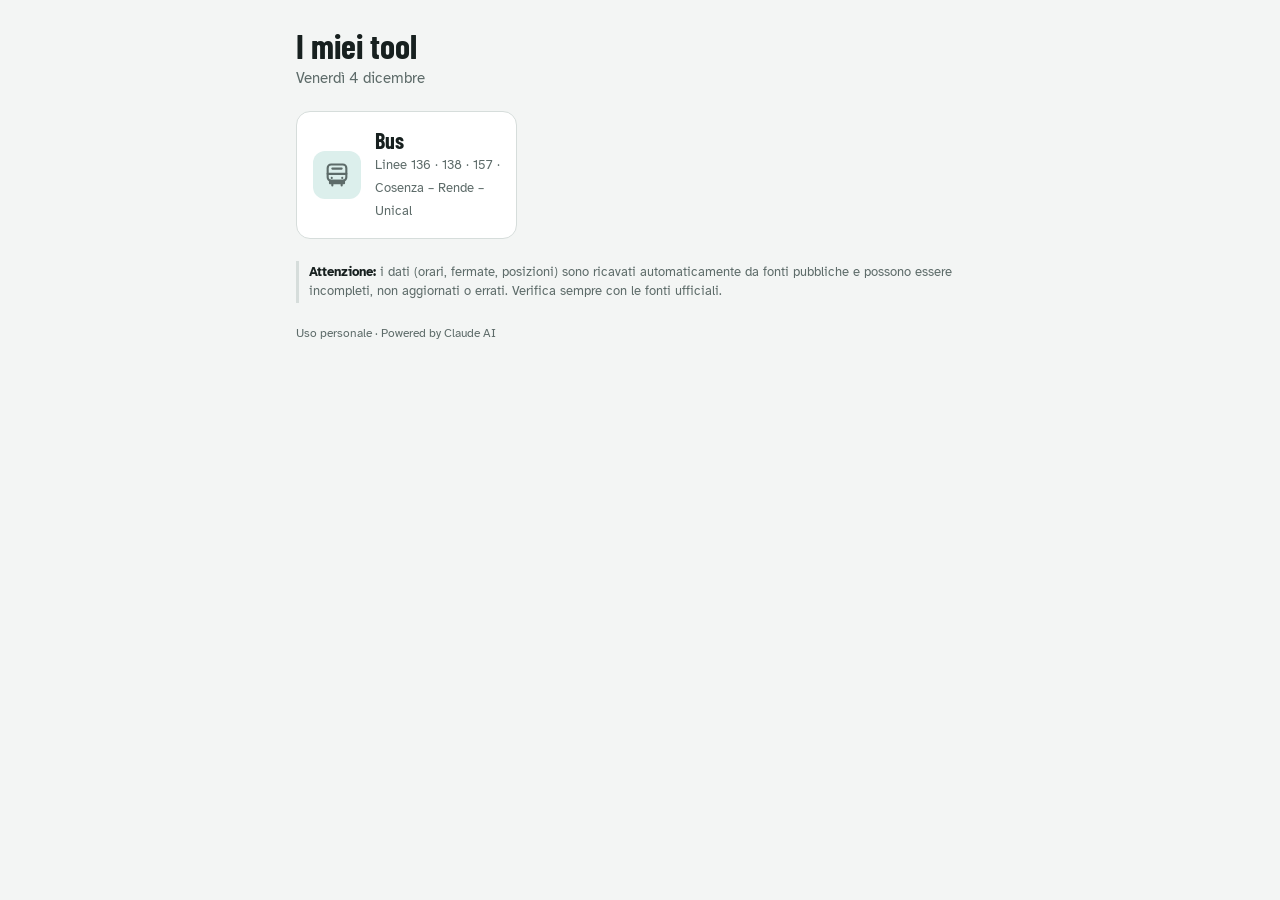
<file: index.html>
<!doctype html>
<html lang="it">
<head>
<meta charset="utf-8">
<meta name="viewport" content="width=device-width,initial-scale=1,viewport-fit=cover">
<title>I miei tool</title>
<meta name="theme-color" content="#0d6b63">
<link rel="stylesheet" href="https://fonts.googleapis.com/css2?family=Barlow+Condensed:wght@600;700&family=Atkinson+Hyperlegible:wght@400;700&display=swap">
<style>
:root{
  color-scheme:light;
  --bg:#f3f5f4; --surface:#ffffff; --fg:#17201f; --muted:#5d6b69; --line:#d6dddb;
  --accent:#0d6b63; --accent-soft:#dcefec;
  --f-display:"Barlow Condensed","Arial Narrow",sans-serif;
  --f-body:"Atkinson Hyperlegible",system-ui,sans-serif;
}
@media (prefers-color-scheme:dark){:root:not([data-theme="light"]){
  --bg:#0f1515; --surface:#172020; --fg:#e6eeec; --muted:#93a3a0; --line:#2a3735;
  --accent:#4fbfb2; --accent-soft:#16312e; color-scheme:dark}}
:root[data-theme="dark"]{
  --bg:#0f1515; --surface:#172020; --fg:#e6eeec; --muted:#93a3a0; --line:#2a3735;
  --accent:#4fbfb2; --accent-soft:#16312e; color-scheme:dark}
*{box-sizing:border-box}
body{margin:0;background:var(--bg);color:var(--fg);font-family:var(--f-body);font-size:16px;line-height:1.45;
  padding-top:env(safe-area-inset-top,0px);padding-bottom:env(safe-area-inset-bottom,0px)}
.wrap{max-width:720px;margin:0 auto;padding:28px max(16px,env(safe-area-inset-right,0px)) 48px max(16px,env(safe-area-inset-left,0px));
  display:flex;flex-direction:column;gap:22px}
h1{font-family:var(--f-display);font-weight:700;font-size:34px;line-height:1.05;margin:0}
.sub{color:var(--muted);margin:4px 0 0;font-size:15px}
#today{font-variant-numeric:tabular-nums}
.grid{display:grid;grid-template-columns:repeat(auto-fill,minmax(200px,1fr));gap:12px}
.tool{display:flex;gap:14px;align-items:center;background:var(--surface);border:1px solid var(--line);border-radius:14px;
  padding:16px;color:inherit;text-decoration:none;min-height:84px}
.tool:hover{border-color:var(--accent)}
.tool:focus-visible{outline:2px solid var(--accent);outline-offset:2px}
.ico{flex-shrink:0;width:48px;height:48px;border-radius:12px;background:var(--accent-soft);color:var(--accent);display:grid;place-items:center}
.ico svg{width:28px;height:28px}
.tool b{display:block;font-family:var(--f-display);font-size:22px;font-weight:700;line-height:1.1}
.tool span{font-size:13px;color:var(--muted)}
.warn{margin:0;font-size:13px;color:var(--muted);border-left:3px solid var(--line);padding:2px 0 2px 10px}
.warn b{color:var(--fg)}
footer{font-size:12px;color:var(--muted)}
</style>
</head>
<body>
<div class="wrap">
  <header>
    <h1>I miei tool</h1>
    <p class="sub" id="today"></p>
  </header>

  <!-- Per aggiungere un tool: crea una cartella (es. /meteo/index.html) e copia un blocco <a class="tool"> qui sotto. -->
  <nav class="grid" aria-label="Tool">
    <a class="tool" href="bus/">
      <span class="ico" aria-hidden="true">
        <svg viewBox="0 0 24 24" fill="none" stroke="currentColor" stroke-width="1.8" stroke-linecap="round" stroke-linejoin="round">
          <rect x="4" y="3" width="16" height="14" rx="3"/><path d="M4 11h16M8 21v-2M16 21v-2M7.5 14.5h.01M16.5 14.5h.01M8 6.5h8"/><path d="M6 17h12v2H6z"/>
        </svg>
      </span>
      <div><b>Bus</b><span>Linee 136 · 138 · 157 · Cosenza – Rende – Unical</span></div>
    </a>
  </nav>

  <p class="warn" role="note"><b>Attenzione:</b> i dati (orari, fermate, posizioni) sono ricavati automaticamente da fonti pubbliche e possono essere incompleti, non aggiornati o errati. Verifica sempre con le fonti ufficiali.</p>

  <footer>Uso personale · Powered by Claude AI</footer>
</div>
<script>
try{document.getElementById("today").textContent=new Date().toLocaleDateString("it-IT",{weekday:"long",day:"numeric",month:"long"}).replace(/^./,c=>c.toUpperCase())}catch(e){}
</script>
</body>
</html>
</file>
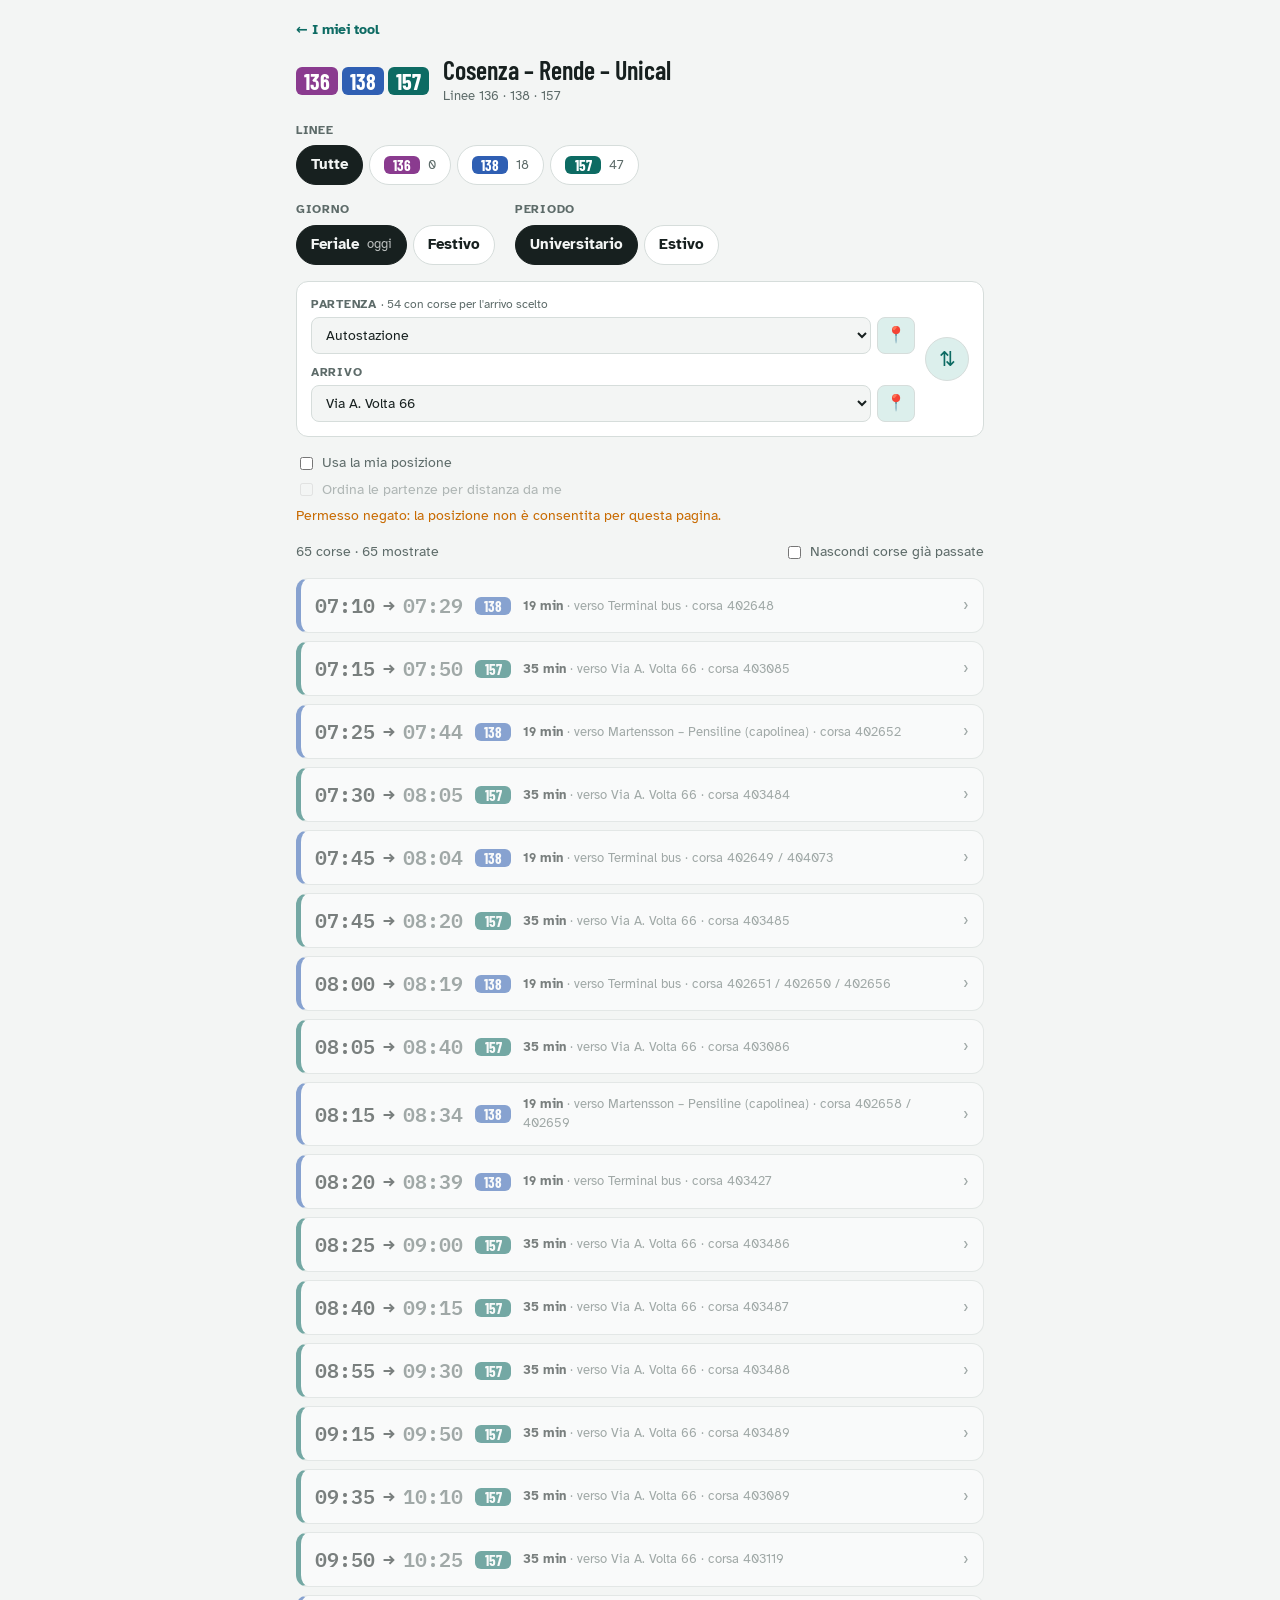
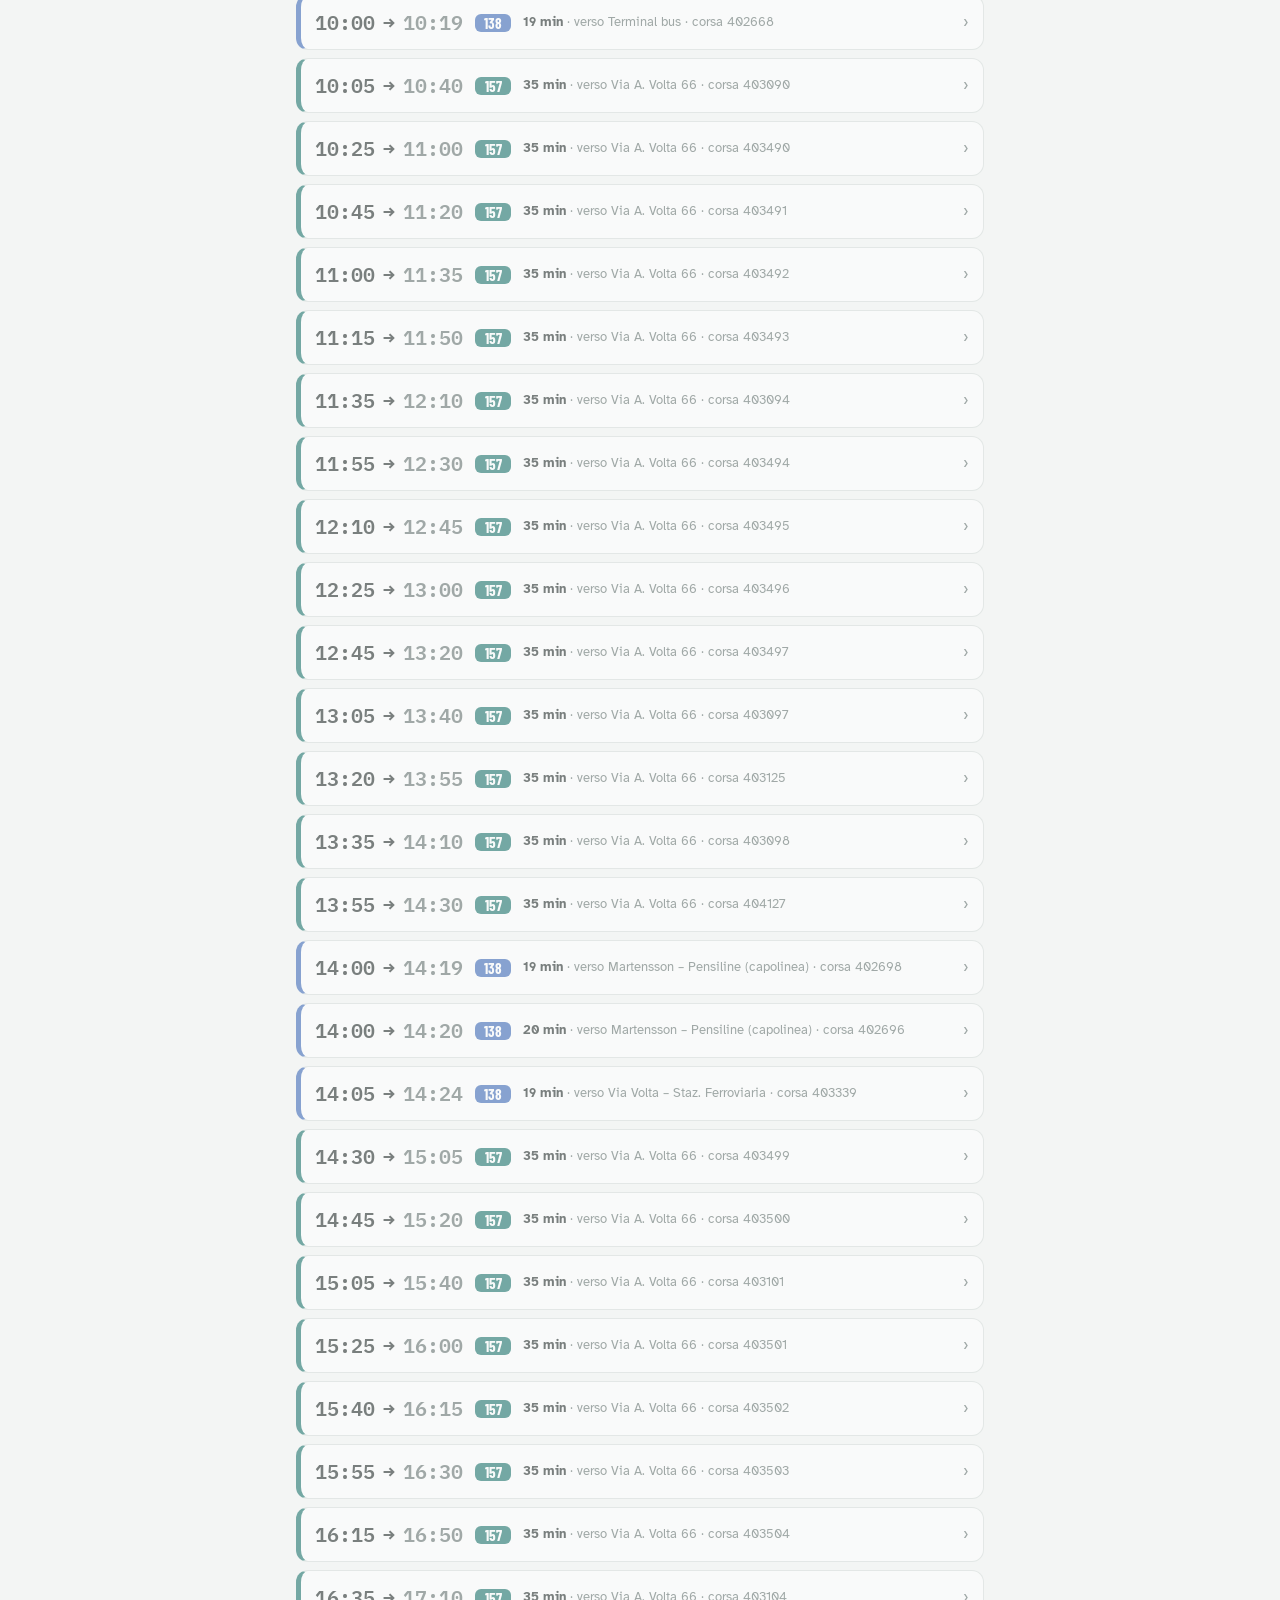
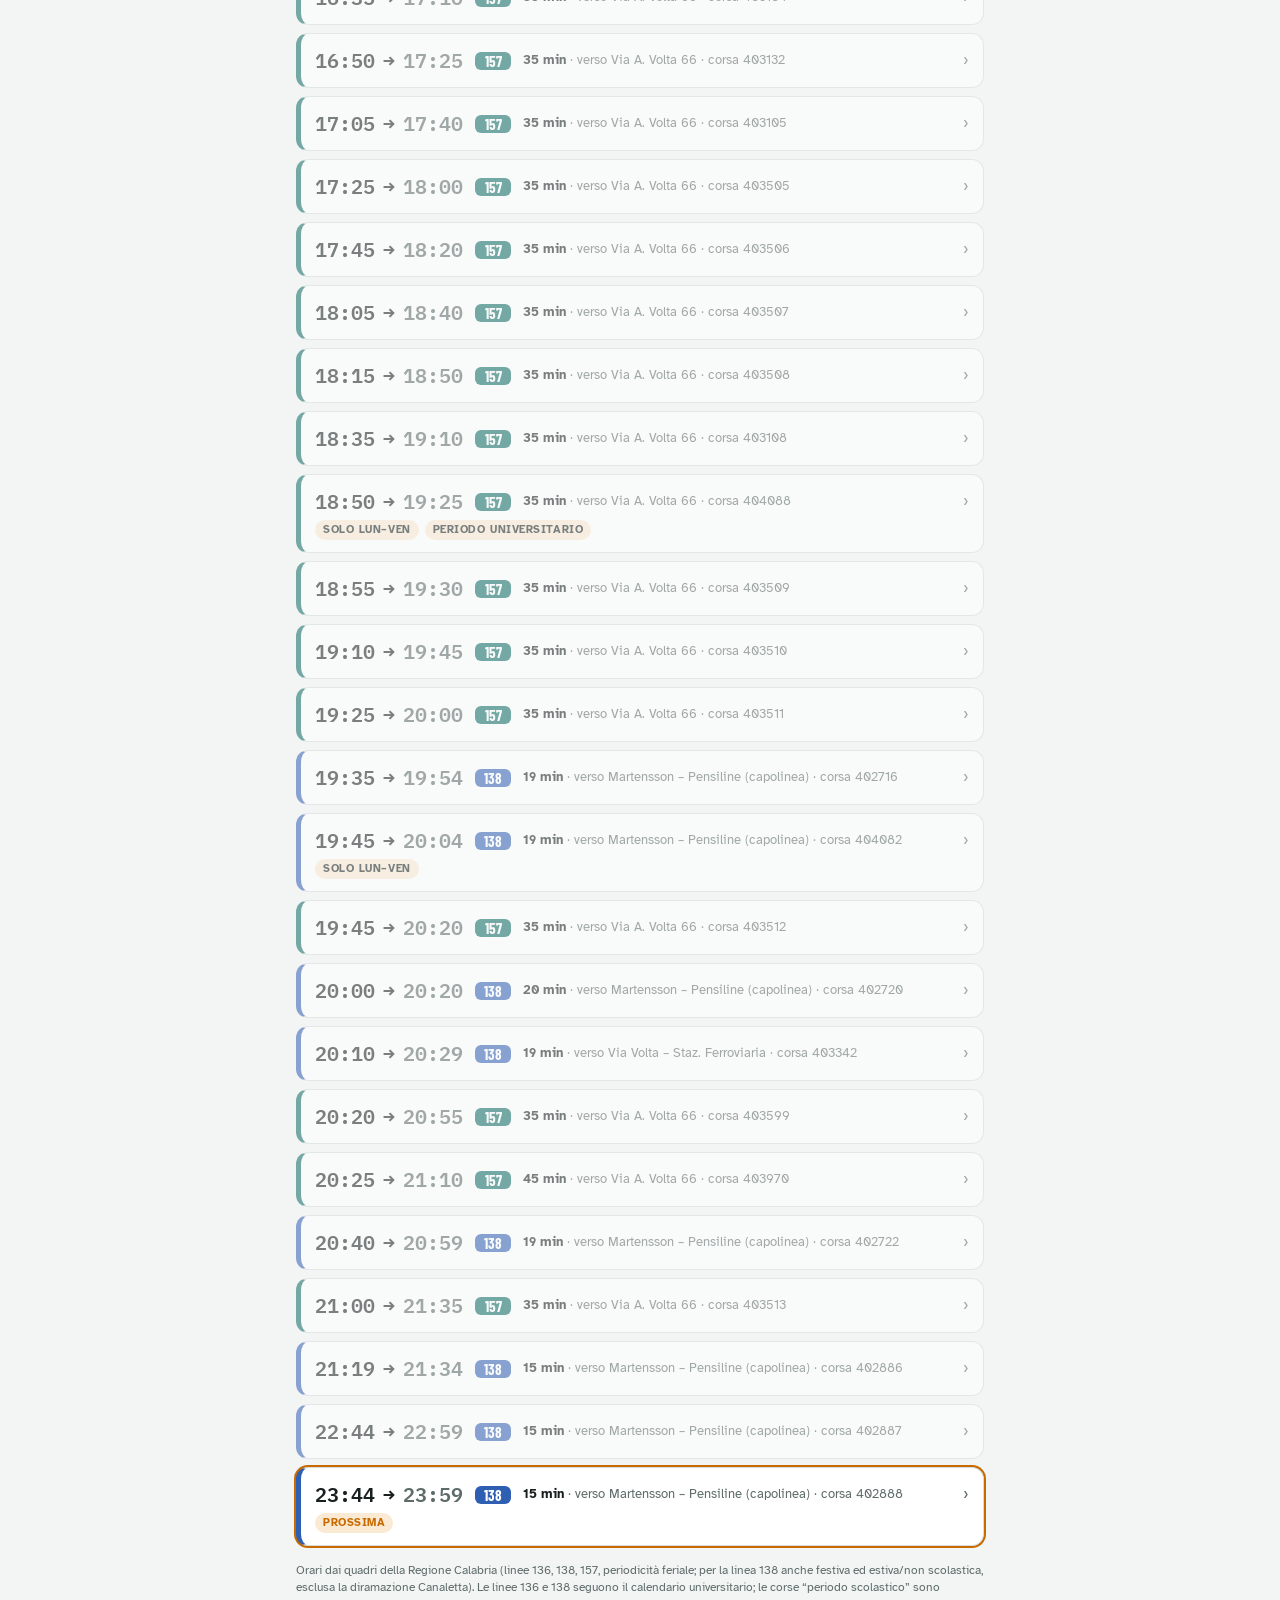
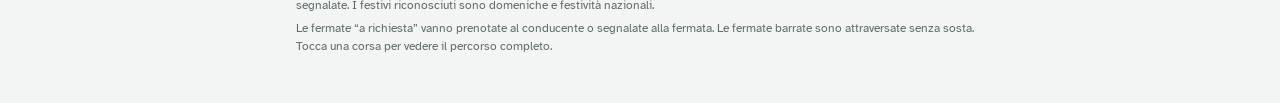
<file: bus/index.html>
<!doctype html><html lang="it"><head><meta charset="utf-8"><meta name="viewport" content="width=device-width,initial-scale=1,viewport-fit=cover">
<title>Bus Cosenza–Rende</title>
<meta name="claude:viewport-fit-sides" content="cover">
<link rel="stylesheet" href="https://fonts.googleapis.com/css2?family=Barlow+Condensed:wght@500;600;700&family=Atkinson+Hyperlegible:wght@400;700&family=IBM+Plex+Mono:wght@500;600&display=swap">
<link rel="stylesheet" href="style.css">
</head><body>

<div class="wrap">
  <a class="home" href="../">← I miei tool</a>
  <header>
    <div class="badges" aria-hidden="true"><span class="lb big" data-l="136">136</span><span class="lb big" data-l="138">138</span><span class="lb big" data-l="157">157</span></div>
    <div>
      <h1>Cosenza – Rende – Unical</h1>
      <p class="sub">Linee 136 · 138 · 157</p>
    </div>
  </header>

  <section id="ride" class="ride" hidden aria-live="polite"></section>

  <div class="lines">
    <span class="flabel" id="linesLbl">Linee</span>
    <div class="chips" id="chips" role="radiogroup" aria-labelledby="linesLbl"></div>
  </div>

  <div class="cal">
    <div class="lines"><span class="flabel" id="dayLbl">Giorno</span><div class="chips" id="dayChips" role="radiogroup" aria-labelledby="dayLbl"></div></div>
    <div class="lines"><span class="flabel" id="perLbl">Periodo</span><div class="chips" id="perChips" role="radiogroup" aria-labelledby="perLbl"></div></div>
  </div>

  <div class="picker">
    <div class="field"><label for="from">Partenza <span class="hint" id="fromHint"></span></label><div class="sel"><select id="from"></select><a class="mapbtn" id="fromMap" target="_blank" rel="noopener" aria-label="Apri la partenza su Google Maps" title="Apri la partenza su Google Maps">📍</a></div></div>
    <button id="swap" type="button" aria-label="Inverti partenza e arrivo">⇅</button>
    <div class="field"><label for="to">Arrivo</label><div class="sel"><select id="to"></select><a class="mapbtn" id="toMap" target="_blank" rel="noopener" aria-label="Apri l'arrivo su Google Maps" title="Apri l'arrivo su Google Maps">📍</a></div></div>
  </div>

  <div class="opts col">
    <label><input type="checkbox" id="useLoc"> Usa la mia posizione</label>
    <label id="sortLbl"><input type="checkbox" id="sortDist"> Ordina le partenze per distanza da me</label>
    <div id="loc" class="loc" hidden></div>
  </div>

  <div class="opts">
    <span id="count"></span>
    <label><input type="checkbox" id="hidePast"> Nascondi corse già passate</label>
  </div>
  <div id="notice" class="notice" hidden></div>
  <div id="list" class="list"></div>

  <footer>
    <p>Orari dai quadri della Regione Calabria (linee 136, 138, 157, periodicità feriale; per la linea 138 anche festiva ed estiva/non scolastica, esclusa la diramazione Canaletta). Le linee 136 e 138 seguono il calendario universitario; le corse “periodo scolastico” sono segnalate. I festivi riconosciuti sono domeniche e festività nazionali.</p>
    <p>Le fermate “a richiesta” vanno prenotate al conducente o segnalate alla fermata. Le fermate barrate sono attraversate senza sosta. Tocca una corsa per vedere il percorso completo.</p>
  </footer>
</div>

<script src="core.js" defer></script>
<script src="app.js" defer></script>
</body></html>
</file>
<file: bus/style.css>
/* Layout: palina di fermata — testata con badge linee, selettori, filtro linee, lista corse a righe espandibili in timeline */
:root{
  color-scheme:light;
  --bg:#f3f5f4; --surface:#ffffff; --fg:#17201f; --muted:#5d6b69; --line:#d6dddb;
  --accent:#0d6b63; --accent-soft:#dcefec; --signal:#c86a00; --signal-soft:#fbead3;
  --l157:#0d6b63; --l157-soft:#dcefec;
  --l138:#2f5fb3; --l138-soft:#e1e9f7;
  --l136:#8a3b8f; --l136-soft:#f2e3f2;
  --on-badge:#ffffff;
  --f-display:"Barlow Condensed","Arial Narrow",sans-serif;
  --f-body:"Atkinson Hyperlegible",system-ui,sans-serif;
  --f-time:"IBM Plex Mono",ui-monospace,monospace;
}
@media (prefers-color-scheme:dark){:root:not([data-theme="light"]){
  --bg:#0f1515; --surface:#172020; --fg:#e6eeec; --muted:#93a3a0; --line:#2a3735;
  --accent:#4fbfb2; --accent-soft:#16312e; --signal:#f0a24a; --signal-soft:#3a2a14;
  --l157:#4fbfb2; --l157-soft:#16312e; --l138:#7fa6ee; --l138-soft:#1a2740; --l136:#d48ad8; --l136-soft:#33203a;
  --on-badge:#0f1515; color-scheme:dark}}
:root[data-theme="dark"]{
  --bg:#0f1515; --surface:#172020; --fg:#e6eeec; --muted:#93a3a0; --line:#2a3735;
  --accent:#4fbfb2; --accent-soft:#16312e; --signal:#f0a24a; --signal-soft:#3a2a14;
  --l157:#4fbfb2; --l157-soft:#16312e; --l138:#7fa6ee; --l138-soft:#1a2740; --l136:#d48ad8; --l136-soft:#33203a;
  --on-badge:#0f1515; color-scheme:dark}
*{box-sizing:border-box}
html{scroll-padding-top:env(safe-area-inset-top,0px)}
body{margin:0;background:var(--bg);color:var(--fg);font-family:var(--f-body);font-size:16px;line-height:1.45;
  padding-top:env(safe-area-inset-top,0px);padding-bottom:env(safe-area-inset-bottom,0px)}
[hidden]{display:none!important}
.wrap{max-width:720px;margin:0 auto;padding-block:20px 48px;
  padding-left:max(16px,env(safe-area-inset-left,0px));padding-right:max(16px,env(safe-area-inset-right,0px));
  display:flex;flex-direction:column;gap:16px}
header{display:flex;gap:14px;align-items:center}
.badges{display:flex;gap:4px;flex-shrink:0}
.lb{font-family:var(--f-display);font-weight:700;color:var(--on-badge);border-radius:6px;line-height:1.2;display:inline-block;text-align:center}
.lb.big{font-size:22px;padding:1px 8px}
.lb.sm{font-size:15px;padding:0 6px;min-width:36px}
.lb[data-l="157"]{background:var(--l157)}.lb[data-l="138"]{background:var(--l138)}.lb[data-l="136"]{background:var(--l136)}
h1{font-family:var(--f-display);font-weight:600;font-size:26px;margin:0;line-height:1.1;text-wrap:balance}
.sub{color:var(--muted);font-size:13px;margin:2px 0 0}
.picker{background:var(--surface);border:1px solid var(--line);border-radius:12px;padding:14px;
  display:grid;grid-template-columns:1fr auto;gap:10px;align-items:end}
.field{display:flex;flex-direction:column;gap:4px;min-width:0}
.field label,.flabel{font-size:12px;text-transform:uppercase;letter-spacing:.06em;color:var(--muted);font-weight:700}
.hint{font-size:12px;color:var(--muted);text-transform:none;letter-spacing:0;font-weight:400}
select{font:inherit;font-size:14px;padding:8px 10px;border-radius:8px;border:1px solid var(--line);background:var(--bg);color:var(--fg);width:100%;min-width:0}
.sel{display:flex;gap:6px;align-items:stretch}
.mapbtn{flex:none;width:38px;border:1px solid var(--line);background:var(--accent-soft);border-radius:8px;font-size:16px;cursor:pointer;text-decoration:none;display:flex;align-items:center;justify-content:center}
.mapbtn[aria-disabled="true"]{opacity:.4;pointer-events:none}
#swap{grid-row:1 / span 2;grid-column:2;align-self:center;width:44px;height:44px;border-radius:50%;
  border:1px solid var(--line);background:var(--accent-soft);color:var(--accent);font-size:20px;cursor:pointer}
.lines{display:flex;flex-direction:column;gap:6px}
.cal{display:flex;gap:10px 20px;flex-wrap:wrap}
.chips{display:flex;gap:6px;flex-wrap:wrap}
.chip{font:inherit;font-size:15px;font-weight:700;cursor:pointer;border:1px solid var(--line);background:var(--surface);color:var(--fg);
  border-radius:99px;padding:6px 14px;display:inline-flex;gap:8px;align-items:center;min-height:40px}
.chip .n{font-weight:400;color:var(--muted);font-size:13px}
.chip .dotc{width:10px;height:10px;border-radius:50%}
.chip[aria-checked="true"]{border-color:var(--fg);background:var(--fg);color:var(--bg)}
.chip[aria-checked="true"] .n{color:inherit;opacity:.75}
.chip:disabled{opacity:.4;cursor:default}
button:focus-visible,select:focus-visible,.row:focus-visible{outline:2px solid var(--accent);outline-offset:2px}
.opts{display:flex;justify-content:space-between;align-items:center;gap:10px;flex-wrap:wrap;font-size:14px;color:var(--muted)}
.opts label{display:flex;gap:6px;align-items:center;cursor:pointer}
.notice{background:var(--signal-soft);color:var(--fg);border-radius:10px;padding:10px 12px;font-size:14px}
.list{display:flex;flex-direction:column;gap:8px}
.trip{background:var(--surface);border:1px solid var(--line);border-left-width:5px;border-radius:12px;overflow:hidden}
.trip[data-l="157"]{border-left-color:var(--l157)}.trip[data-l="138"]{border-left-color:var(--l138)}.trip[data-l="136"]{border-left-color:var(--l136)}
.trip.past,.trip.off{opacity:.55}
.trip.next{box-shadow:0 0 0 2px var(--signal)}
.row{all:unset;box-sizing:border-box;width:100%;cursor:pointer;display:grid;
  grid-template-columns:auto auto 1fr auto;gap:4px 12px;align-items:center;padding:12px 14px}
.times{font-family:var(--f-time);font-weight:600;font-size:20px;font-variant-numeric:tabular-nums;display:flex;gap:8px;align-items:center}
.times .arr{color:var(--muted)}
.meta{font-size:13px;color:var(--muted);min-width:0}
.meta b{color:var(--fg);font-weight:700}
.chev{color:var(--muted);transition:transform .2s}
.trip.open .chev{transform:rotate(90deg)}
.tags{grid-column:1 / -1;display:flex;gap:6px;flex-wrap:wrap}
.tag{font-size:11px;font-weight:700;text-transform:uppercase;letter-spacing:.05em;padding:2px 8px;border-radius:99px;background:var(--accent-soft);color:var(--accent)}
.tag.sig{background:var(--signal-soft);color:var(--signal)}
.tag.warn{background:var(--signal-soft);color:var(--fg)}
.route{border-top:1px solid var(--line);padding:10px 14px 14px;--lc:var(--accent)}
.rhead{display:flex;gap:8px;align-items:center;flex-wrap:wrap;font-size:13px;color:var(--muted);padding:4px 0 8px}
.rhead b{color:var(--fg)}
.seg[data-l="157"]{--lc:var(--l157)}.seg[data-l="138"]{--lc:var(--l138)}.seg[data-l="136"]{--lc:var(--l136)}
.stop{display:grid;grid-template-columns:52px 18px 1fr;gap:8px;align-items:center;font-size:14px;color:var(--muted)}
.stop .t{font-family:var(--f-time);font-variant-numeric:tabular-nums;text-align:right}
.stop .dot{position:relative;height:100%;min-height:28px}
.stop .dot::before{content:"";position:absolute;left:8px;top:0;bottom:0;width:2px;background:var(--line)}
.stop .dot::after{content:"";position:absolute;left:4px;top:50%;margin-top:-5px;width:10px;height:10px;border-radius:50%;background:var(--surface);border:2px solid var(--line);box-sizing:border-box}
.stop.in{color:var(--fg)}
.stop.in .dot::before{background:var(--lc)}
.stop.in .dot::after{border-color:var(--lc)}
.stop.end .dot::after{background:var(--lc)}
.stop.end{font-weight:700}
.stop.first .dot::before{top:50%}.stop.last .dot::before{bottom:50%}
.stop .req{font-size:11px;color:var(--muted);font-weight:400;margin-left:6px}
.stop.skip .nm{text-decoration:line-through}
.sep{font-size:12px;color:var(--signal);font-weight:700;text-transform:uppercase;letter-spacing:.05em;padding:10px 0 4px}
.empty{color:var(--muted);text-align:center;padding:24px 8px}
.opts.col{flex-direction:column;align-items:flex-start;gap:6px}
.opts label.dis{opacity:.45;cursor:default}
.loc{font-size:14px;color:var(--muted);display:flex;gap:8px;align-items:baseline;flex-wrap:wrap}
.loc b{color:var(--fg)}
.loc.err{color:var(--signal)}
.loc button{font:inherit;font-size:13px;border:1px solid var(--line);background:var(--surface);color:var(--accent);border-radius:99px;padding:2px 10px;cursor:pointer}
.ride-btn{font:inherit;font-size:14px;font-weight:700;cursor:pointer;border:1px solid var(--signal);background:var(--signal-soft);color:var(--fg);
  border-radius:8px;padding:8px 12px;margin:6px 0 4px;min-height:40px}
.ride{background:var(--surface);border:2px solid var(--signal);border-radius:12px;padding:14px;display:flex;flex-direction:column;gap:10px}
.ride-top{display:flex;justify-content:space-between;align-items:center;gap:10px}
.ride-top .ttl{font-size:12px;text-transform:uppercase;letter-spacing:.06em;color:var(--signal);font-weight:700}
.ride-top button{font:inherit;font-size:13px;border:1px solid var(--line);background:var(--bg);color:var(--fg);border-radius:99px;padding:4px 12px;cursor:pointer;min-height:32px}
.ride-next{display:flex;flex-direction:column;gap:2px}
.ride-next .lbl{font-size:13px;color:var(--muted)}
.ride-next .nm{font-family:var(--f-display);font-weight:700;font-size:30px;line-height:1.05;text-wrap:balance}
.ride-next .sub2{font-size:14px;color:var(--muted)}
.ride-next .sub2 b{color:var(--fg)}
.ride-src{font-size:12px;color:var(--muted)}
.stop.past{opacity:.45}
.stop.nx{color:var(--fg);font-weight:700}
.stop.nx .dot::after{background:var(--signal);border-color:var(--signal);width:14px;height:14px;left:2px;margin-top:-7px;box-shadow:0 0 0 4px var(--signal-soft)}
.stop.nx .t{color:var(--signal)}
.stop .here{font-size:11px;font-weight:700;color:var(--signal);margin-left:6px;text-transform:uppercase;letter-spacing:.05em}
a.home{font-size:14px;color:var(--accent);text-decoration:none;font-weight:700;align-self:flex-start}
footer{font-size:12px;color:var(--muted);display:flex;flex-direction:column;gap:6px}
footer p{margin:0}
@media (max-width:420px){header{flex-direction:column;align-items:flex-start;gap:8px}.lb.big{font-size:18px}h1{font-size:24px}.times{font-size:18px}.row{gap:4px 10px;grid-template-columns:auto 1fr auto}.row .lb{grid-column:1;grid-row:2;justify-self:start}.row .meta{grid-column:2 / -1;grid-row:2}}
@media (prefers-reduced-motion:reduce){.chev{transition:none}}
</file>
